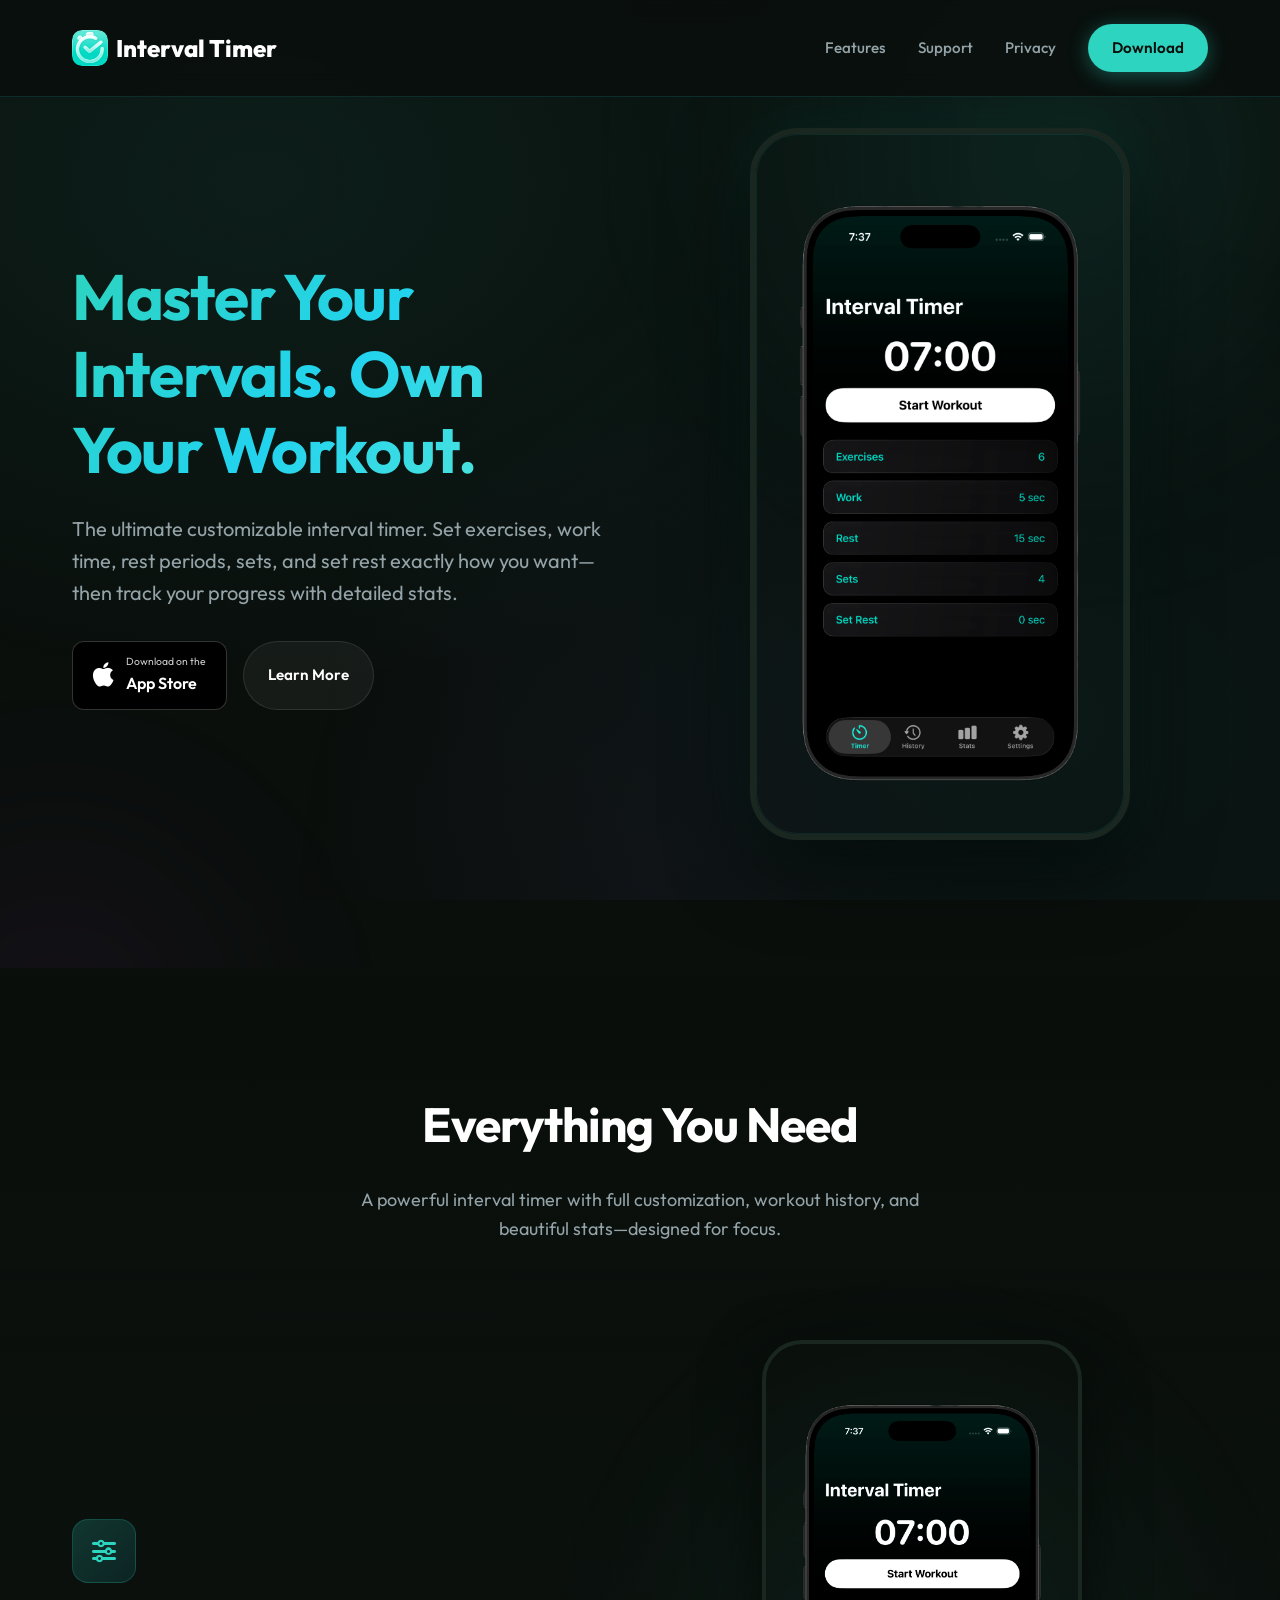
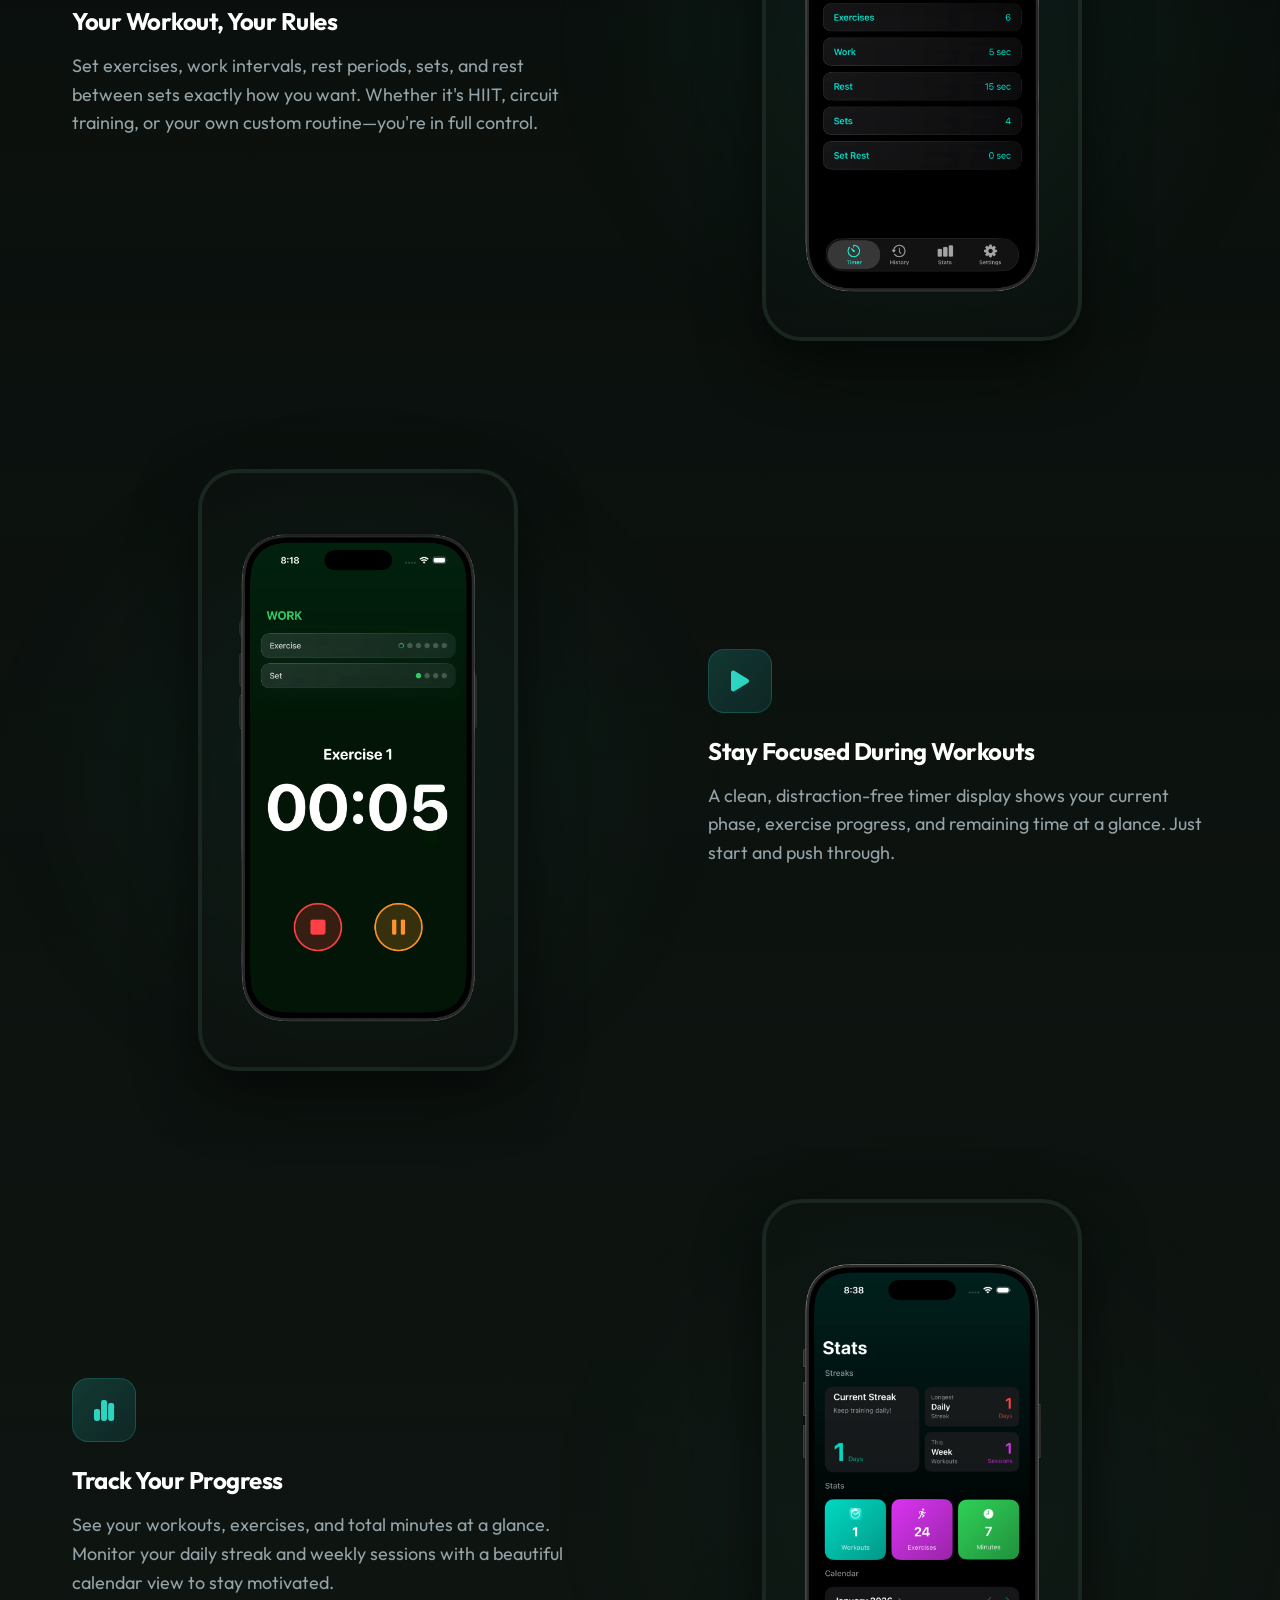
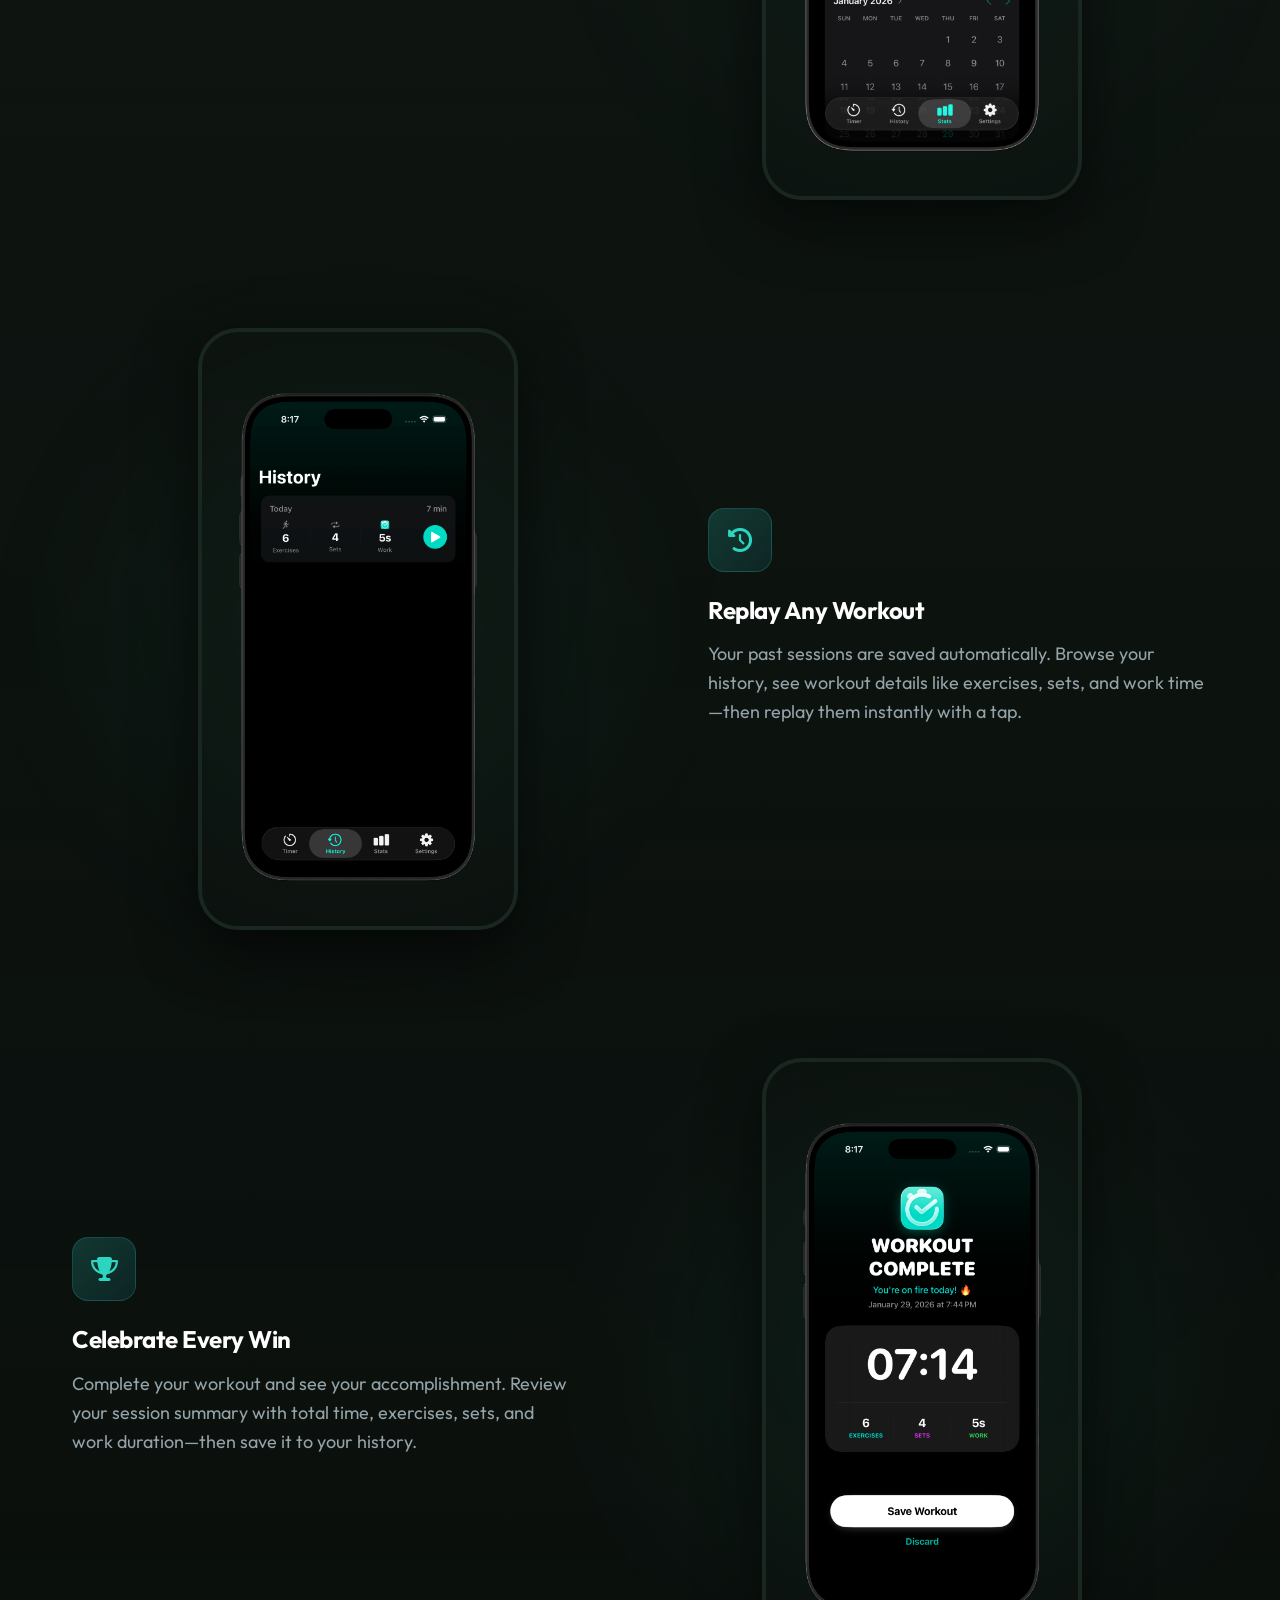
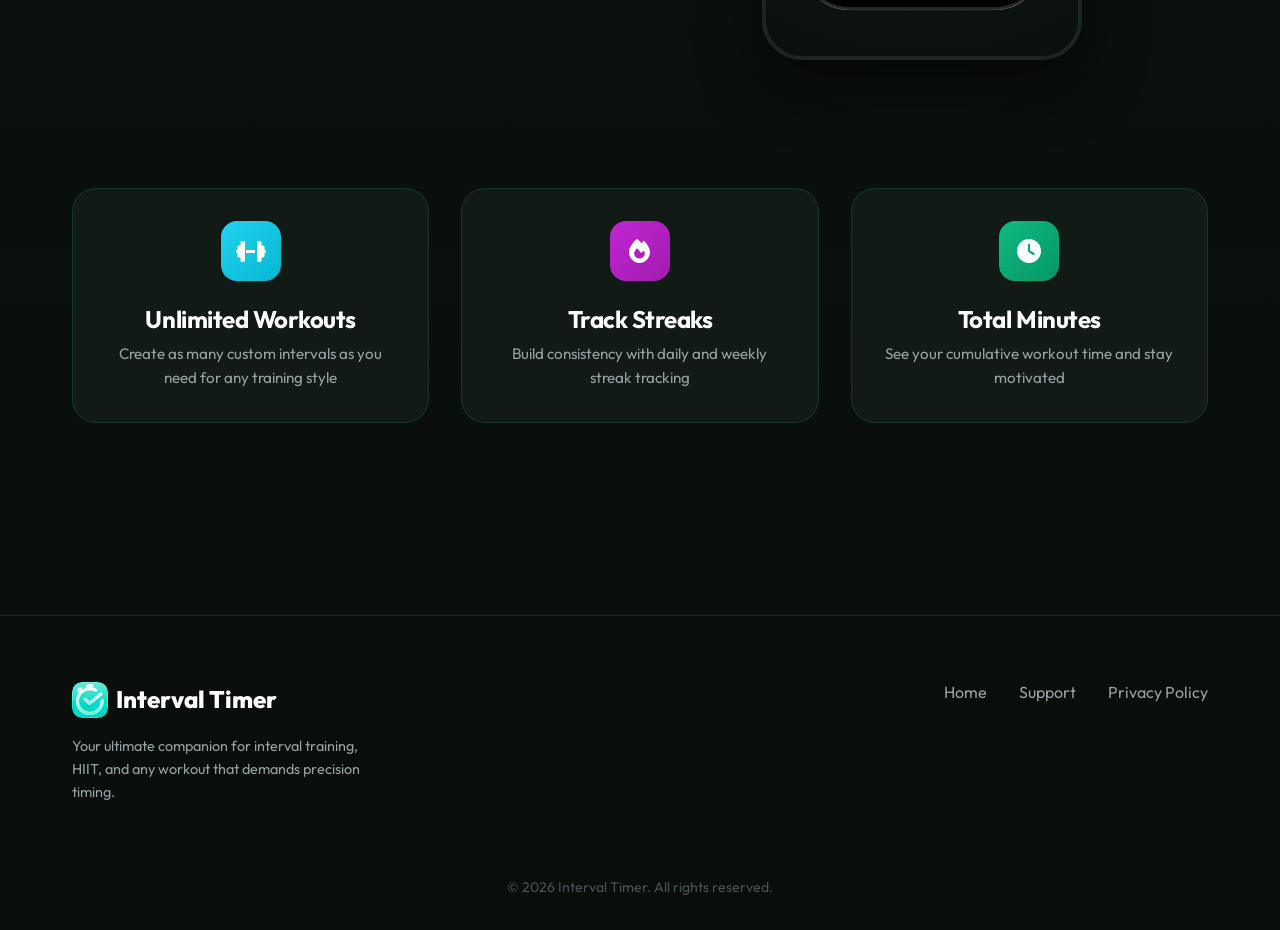
<file: index.html>
<!DOCTYPE html>
<html lang="en">

<head>
    <meta charset="UTF-8">
    <meta name="viewport" content="width=device-width, initial-scale=1.0">
    <title>Interval Timer - Customizable Workout Timer</title>
    <meta name="description"
        content="The ultimate customizable interval timer for any workout. Set exercises, work time, rest periods, sets, and more. Track your progress and crush your fitness goals.">
    <link rel="stylesheet" href="style.css">
    <link rel="preconnect" href="https://fonts.googleapis.com">
    <link rel="preconnect" href="https://fonts.gstatic.com" crossorigin>
    <link href="https://fonts.googleapis.com/css2?family=Outfit:wght@400;500;600;700;800&display=swap" rel="stylesheet">
    <link rel="stylesheet" href="https://cdnjs.cloudflare.com/ajax/libs/font-awesome/6.4.0/css/all.min.css">
    <link rel="icon" type="image/png" href="images/icon.png">
</head>

<body>

    <nav>
        <div class="container nav-content">
            <a href="index.html" class="logo">
                <img src="images/icon.png" alt="Interval Timer Icon" class="logo-icon"> Interval Timer
            </a>
            <div class="nav-links">
                <a href="#features" class="nav-link">Features</a>
                <a href="support.html" class="nav-link">Support</a>
                <a href="privacy.html" class="nav-link">Privacy</a>
                <a href="https://apps.apple.com/app/interval-timer-hiit-workouts/id6740073612" class="btn btn-primary">Download</a>
            </div>
        </div>
    </nav>

    <main>
        <section class="hero">
            <div class="container hero-content">
                <div class="hero-text">
                    <h1>Master Your Intervals. Own Your Workout.</h1>
                    <p>The ultimate customizable interval timer. Set exercises, work time, rest periods, sets, and set rest exactly how you want—then track your progress with detailed stats.</p>
                    <div class="hero-buttons">
                        <a href="https://apps.apple.com/app/interval-timer-hiit-workouts/id6740073612" class="app-badge">
                            <i class="fa-brands fa-apple"></i>
                            <div class="app-badge-text">
                                <span>Download on the</span>
                                <span>App Store</span>
                            </div>
                        </a>
                        <a href="#features" class="btn btn-glass">Learn More</a>
                    </div>
                </div>
                <div class="hero-image">
                    <img src="images/hero_mockup.png" alt="Interval Timer App Interface" class="hero-phone-img">
                </div>
            </div>
        </section>

        <section id="features">
            <div class="container">
                <div style="text-align: center; max-width: 600px; margin: 0 auto 6rem;">
                    <h2>Everything You Need</h2>
                    <p>A powerful interval timer with full customization, workout history, and beautiful stats—designed for focus.</p>
                </div>

                <!-- Feature 1: Customization -->
                <div class="feature-row">
                    <div class="feature-text">
                        <div class="feature-icon">
                            <i class="fa-solid fa-sliders"></i>
                        </div>
                        <h3>Your Workout, Your Rules</h3>
                        <p>Set exercises, work intervals, rest periods, sets, and rest between sets exactly how you want. Whether it's HIIT, circuit training, or your own custom routine—you're in full control.</p>
                    </div>
                    <div class="feature-visual">
                        <img src="images/customize.png" alt="Customization Screen" class="feature-img">
                    </div>
                </div>

                <!-- Feature 2: Active Timer (Reversed) -->
                <div class="feature-row reverse">
                    <div class="feature-text">
                        <div class="feature-icon">
                            <i class="fa-solid fa-play"></i>
                        </div>
                        <h3>Stay Focused During Workouts</h3>
                        <p>A clean, distraction-free timer display shows your current phase, exercise progress, and remaining time at a glance. Just start and push through.</p>
                    </div>
                    <div class="feature-visual">
                        <img src="images/timer.png" alt="Active Timer Screen" class="feature-img">
                    </div>
                </div>

                <!-- Feature 3: Stats -->
                <div class="feature-row">
                    <div class="feature-text">
                        <div class="feature-icon">
                            <i class="fa-solid fa-chart-simple"></i>
                        </div>
                        <h3>Track Your Progress</h3>
                        <p>See your workouts, exercises, and total minutes at a glance. Monitor your daily streak and weekly sessions with a beautiful calendar view to stay motivated.</p>
                    </div>
                    <div class="feature-visual">
                        <img src="images/stats.png" alt="Stats Screen" class="feature-img">
                    </div>
                </div>

                <!-- Feature 4: History (Reversed) -->
                <div class="feature-row reverse">
                    <div class="feature-text">
                        <div class="feature-icon">
                            <i class="fa-solid fa-clock-rotate-left"></i>
                        </div>
                        <h3>Replay Any Workout</h3>
                        <p>Your past sessions are saved automatically. Browse your history, see workout details like exercises, sets, and work time—then replay them instantly with a tap.</p>
                    </div>
                    <div class="feature-visual">
                        <img src="images/history.png" alt="History Screen" class="feature-img">
                    </div>
                </div>

                <!-- Feature 5: Completion -->
                <div class="feature-row">
                    <div class="feature-text">
                        <div class="feature-icon">
                            <i class="fa-solid fa-trophy"></i>
                        </div>
                        <h3>Celebrate Every Win</h3>
                        <p>Complete your workout and see your accomplishment. Review your session summary with total time, exercises, sets, and work duration—then save it to your history.</p>
                    </div>
                    <div class="feature-visual">
                        <img src="images/complete.png" alt="Workout Complete Screen" class="feature-img">
                    </div>
                </div>

                <!-- Stats Cards -->
                <div class="stats-grid">
                    <div class="stat-card">
                        <div class="icon">
                            <i class="fa-solid fa-dumbbell"></i>
                        </div>
                        <h3>Unlimited Workouts</h3>
                        <p>Create as many custom intervals as you need for any training style</p>
                    </div>
                    <div class="stat-card">
                        <div class="icon">
                            <i class="fa-solid fa-fire"></i>
                        </div>
                        <h3>Track Streaks</h3>
                        <p>Build consistency with daily and weekly streak tracking</p>
                    </div>
                    <div class="stat-card">
                        <div class="icon">
                            <i class="fa-solid fa-clock"></i>
                        </div>
                        <h3>Total Minutes</h3>
                        <p>See your cumulative workout time and stay motivated</p>
                    </div>
                </div>

            </div>
        </section>
    </main>

    <footer>
        <div class="container">
            <div class="footer-content">
                <div>
                    <div class="logo" style="margin-bottom: 1rem;">
                        <img src="images/icon.png" alt="Interval Timer Icon" class="logo-icon"> Interval Timer
                    </div>
                    <p style="max-width: 300px; font-size: 0.9rem;">
                        Your ultimate companion for interval training, HIIT, and any workout that demands precision timing.
                    </p>
                </div>
                <div class="footer-links">
                    <a href="index.html" class="footer-link">Home</a>
                    <a href="support.html" class="footer-link">Support</a>
                    <a href="privacy.html" class="footer-link">Privacy Policy</a>
                </div>
            </div>
            <div class="copyright">
                &copy; 2026 Interval Timer. All rights reserved.
            </div>
        </div>
    </footer>

</body>

</html>
</file>
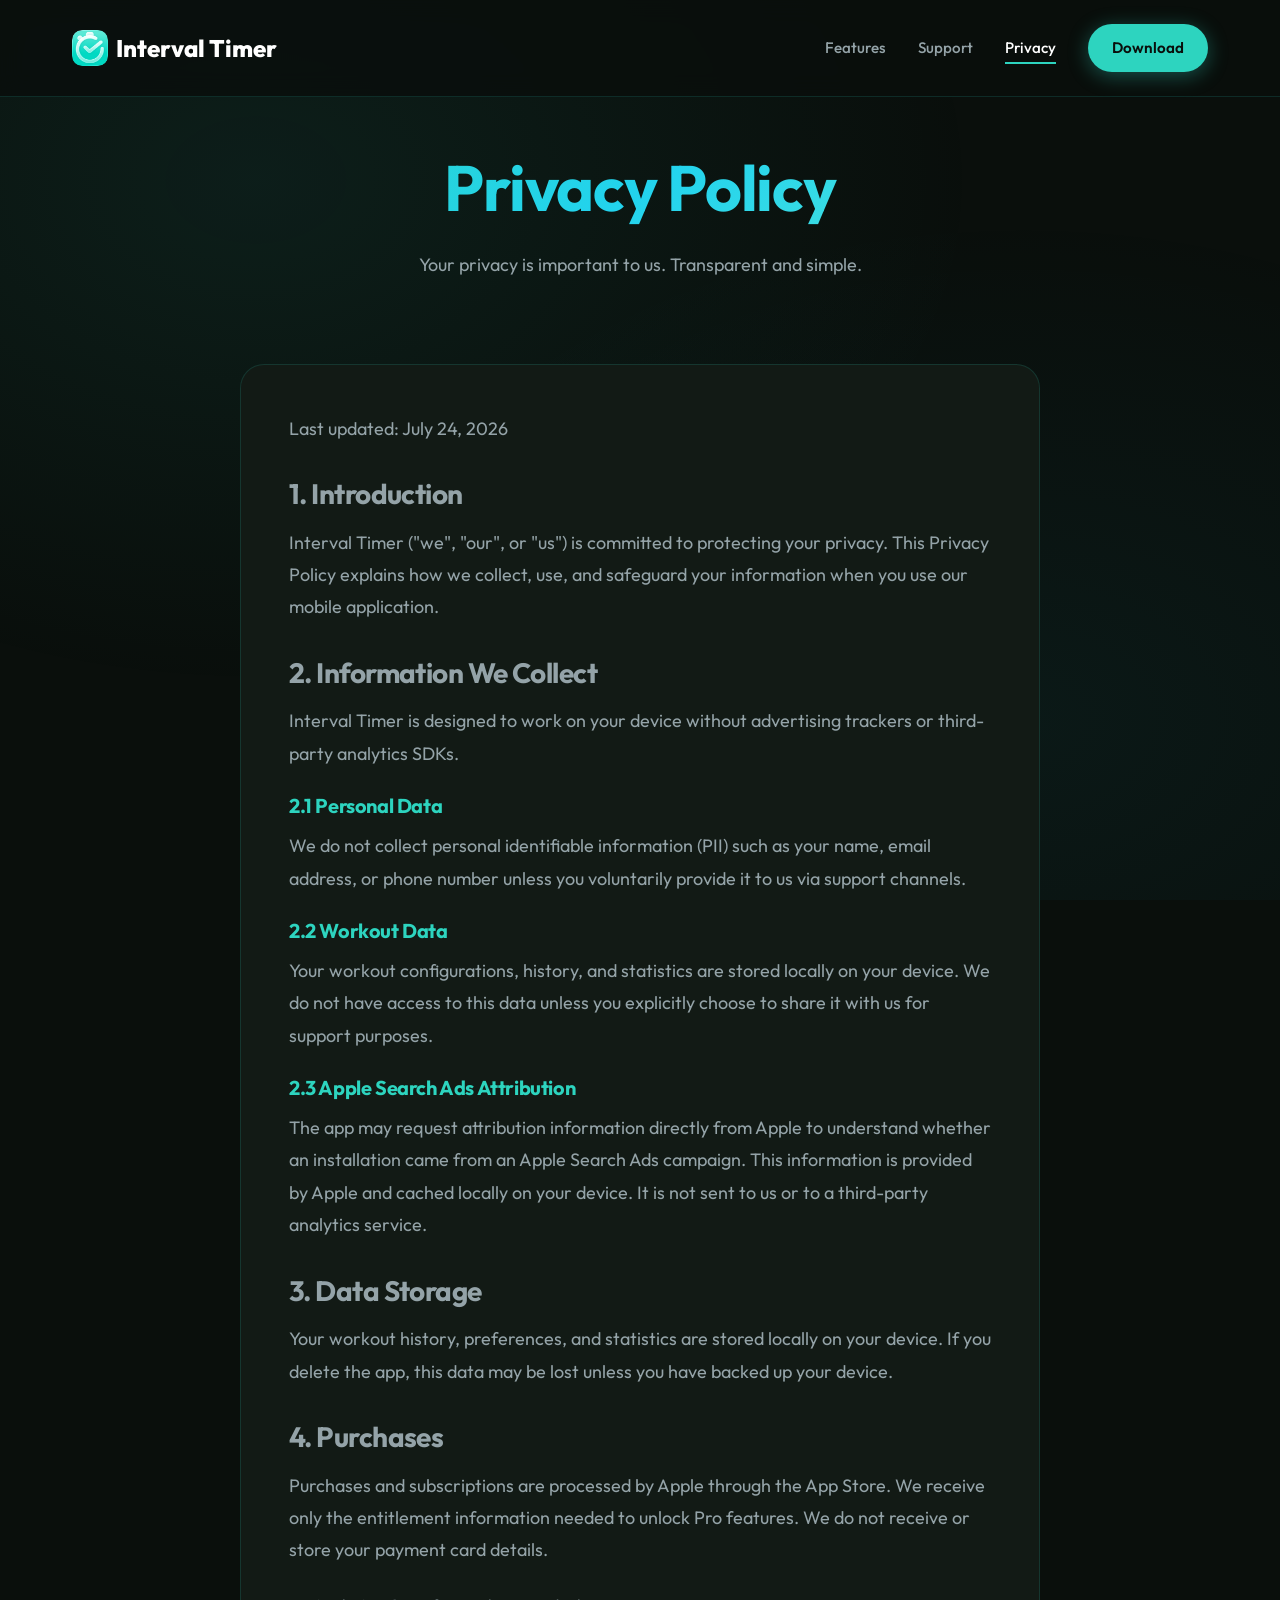
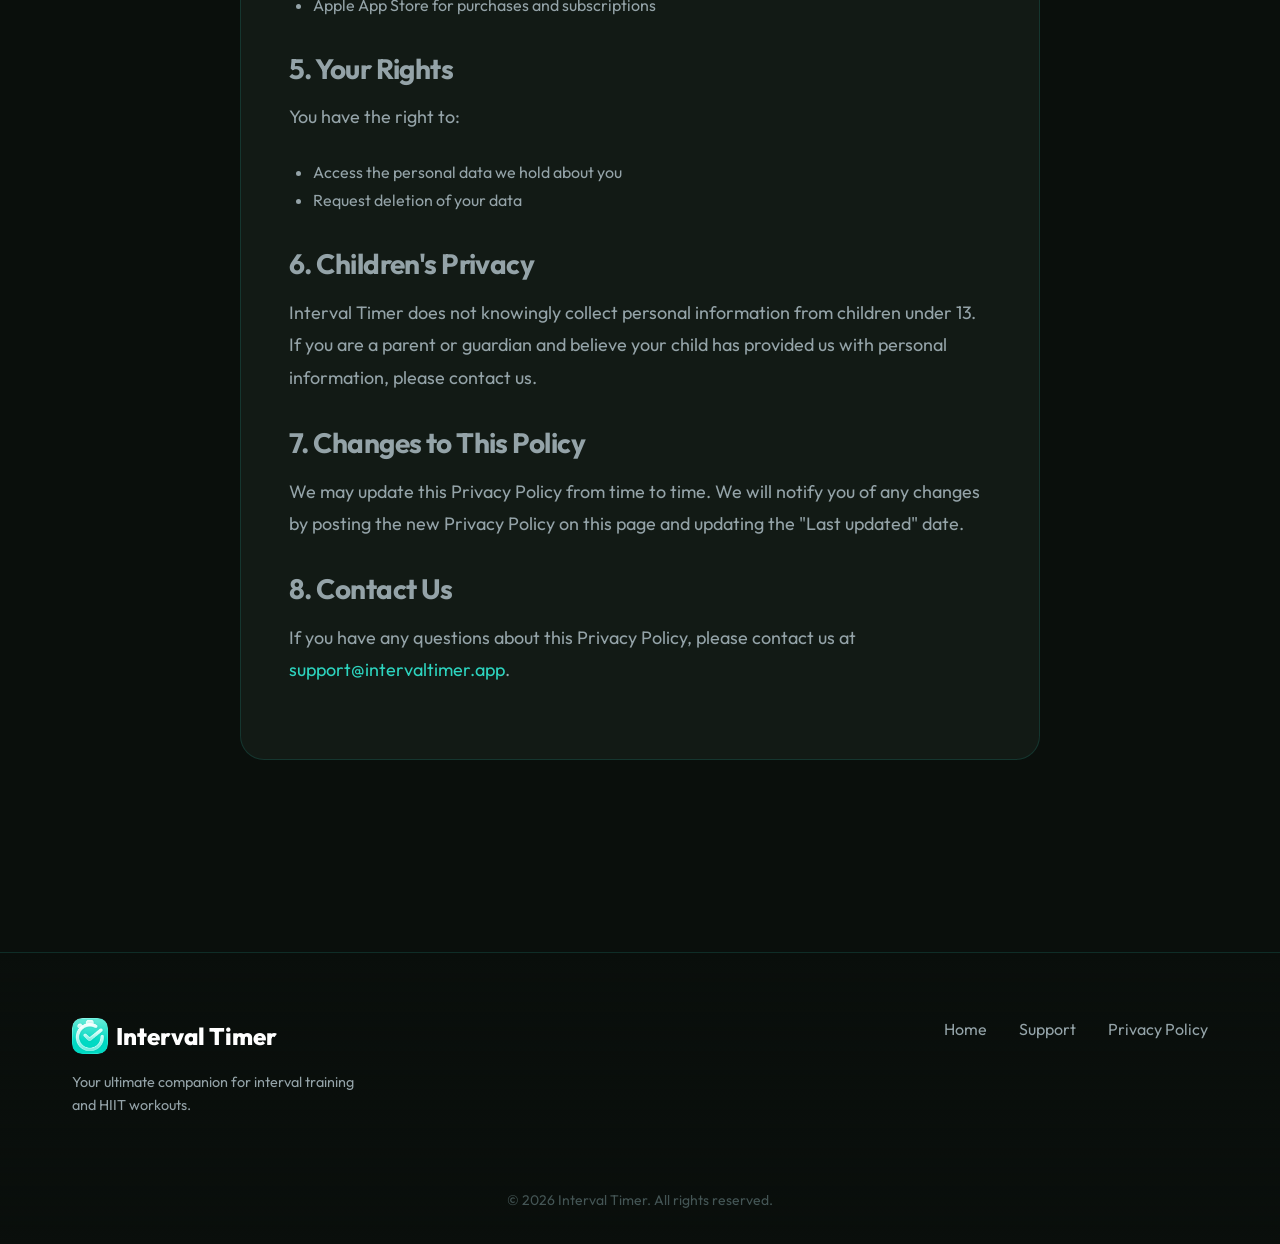
<file: privacy.html>
<!DOCTYPE html>
<html lang="en">

<head>
    <meta charset="UTF-8">
    <meta name="viewport" content="width=device-width, initial-scale=1.0">
    <title>Privacy Policy - Interval Timer</title>
    <meta name="description"
        content="Privacy Policy for Interval Timer app. Learn how we protect your data and respect your privacy.">
    <link rel="stylesheet" href="style.css">
    <link rel="preconnect" href="https://fonts.googleapis.com">
    <link rel="preconnect" href="https://fonts.gstatic.com" crossorigin>
    <link href="https://fonts.googleapis.com/css2?family=Outfit:wght@400;500;600;700;800&display=swap" rel="stylesheet">
    <link rel="stylesheet" href="https://cdnjs.cloudflare.com/ajax/libs/font-awesome/6.4.0/css/all.min.css">
    <link rel="icon" type="image/png" href="images/icon.png">
</head>

<body>

    <nav>
        <div class="container nav-content">
            <a href="index.html" class="logo">
                <img src="images/icon.png" alt="Interval Timer Icon" class="logo-icon"> Interval Timer
            </a>
            <div class="nav-links">
                <a href="index.html#features" class="nav-link">Features</a>
                <a href="support.html" class="nav-link">Support</a>
                <a href="privacy.html" class="nav-link active">Privacy</a>
                <a href="https://apps.apple.com/app/interval-timer-hiit-workouts/id6740073612"
                    class="btn btn-primary">Download</a>
            </div>
        </div>
    </nav>

    <main>
        <div class="container page-header">
            <h1>Privacy Policy</h1>
            <p>Your privacy is important to us. Transparent and simple.</p>
        </div>

        <div class="container" style="padding-bottom: 8rem;">
            <div class="content-wrapper">
                <div style="color: var(--text-secondary); line-height: 1.8;">
                    <p>Last updated: July 24, 2026</p>

                    <h2>1. Introduction</h2>
                    <p>Interval Timer ("we", "our", or "us") is committed to protecting your privacy. This Privacy
                        Policy
                        explains how we collect, use, and safeguard your information when you use our mobile
                        application.</p>

                    <h2>2. Information We Collect</h2>
                    <p>Interval Timer is designed to work on your device without advertising trackers or third-party
                        analytics SDKs.</p>

                    <h3>2.1 Personal Data</h3>
                    <p>We do not collect personal identifiable information (PII) such as your name, email address, or
                        phone number unless you voluntarily provide it to us via support channels.</p>

                    <h3>2.2 Workout Data</h3>
                    <p>Your workout configurations, history, and statistics are stored locally on your device. We do not
                        have access to this data unless you explicitly choose to share it with us for support purposes.
                    </p>

                    <h3>2.3 Apple Search Ads Attribution</h3>
                    <p>The app may request attribution information directly from Apple to understand whether an
                        installation came from an Apple Search Ads campaign. This information is provided by Apple and
                        cached locally on your device. It is not sent to us or to a third-party analytics service.</p>

                    <h2>3. Data Storage</h2>
                    <p>Your workout history, preferences, and statistics are stored locally on your device. If you
                        delete the app,
                        this data may be lost unless you have backed up your device.</p>

                    <h2>4. Purchases</h2>
                    <p>Purchases and subscriptions are processed by Apple through the App Store. We receive only the
                        entitlement information needed to unlock Pro features. We do not receive or store your payment
                        card details.</p>
                    <ul style="margin-left: 1.5rem; margin-bottom: 1.5rem;">
                        <li>Apple App Store for purchases and subscriptions</li>
                    </ul>

                    <h2>5. Your Rights</h2>
                    <p>You have the right to:</p>
                    <ul style="margin-left: 1.5rem; margin-bottom: 1.5rem;">
                        <li>Access the personal data we hold about you</li>
                        <li>Request deletion of your data</li>
                    </ul>

                    <h2>6. Children's Privacy</h2>
                    <p>Interval Timer does not knowingly collect personal information from children under 13. If you are
                        a
                        parent or guardian and believe your child has provided us with personal information, please
                        contact us.</p>

                    <h2>7. Changes to This Policy</h2>
                    <p>We may update this Privacy Policy from time to time. We will notify you of any changes by posting
                        the new Privacy Policy on this page and updating the "Last updated" date.</p>

                    <h2>8. Contact Us</h2>
                    <p>If you have any questions about this Privacy Policy, please contact us at
                        <a href="mailto:support@intervaltimer.app"
                            style="color: var(--primary-color);">support@intervaltimer.app</a>.
                    </p>
                </div>
            </div>
        </div>
    </main>

    <footer>
        <div class="container">
            <div class="footer-content">
                <div>
                    <div class="logo" style="margin-bottom: 1rem;">
                        <img src="images/icon.png" alt="Interval Timer Icon" class="logo-icon"> Interval Timer
                    </div>
                    <p style="max-width: 300px; font-size: 0.9rem;">
                        Your ultimate companion for interval training and HIIT workouts.
                    </p>
                </div>
                <div class="footer-links">
                    <a href="index.html" class="footer-link">Home</a>
                    <a href="support.html" class="footer-link">Support</a>
                    <a href="privacy.html" class="footer-link">Privacy Policy</a>
                </div>
            </div>
            <div class="copyright">
                &copy; 2026 Interval Timer. All rights reserved.
            </div>
        </div>
    </footer>

</body>

</html>
</file>
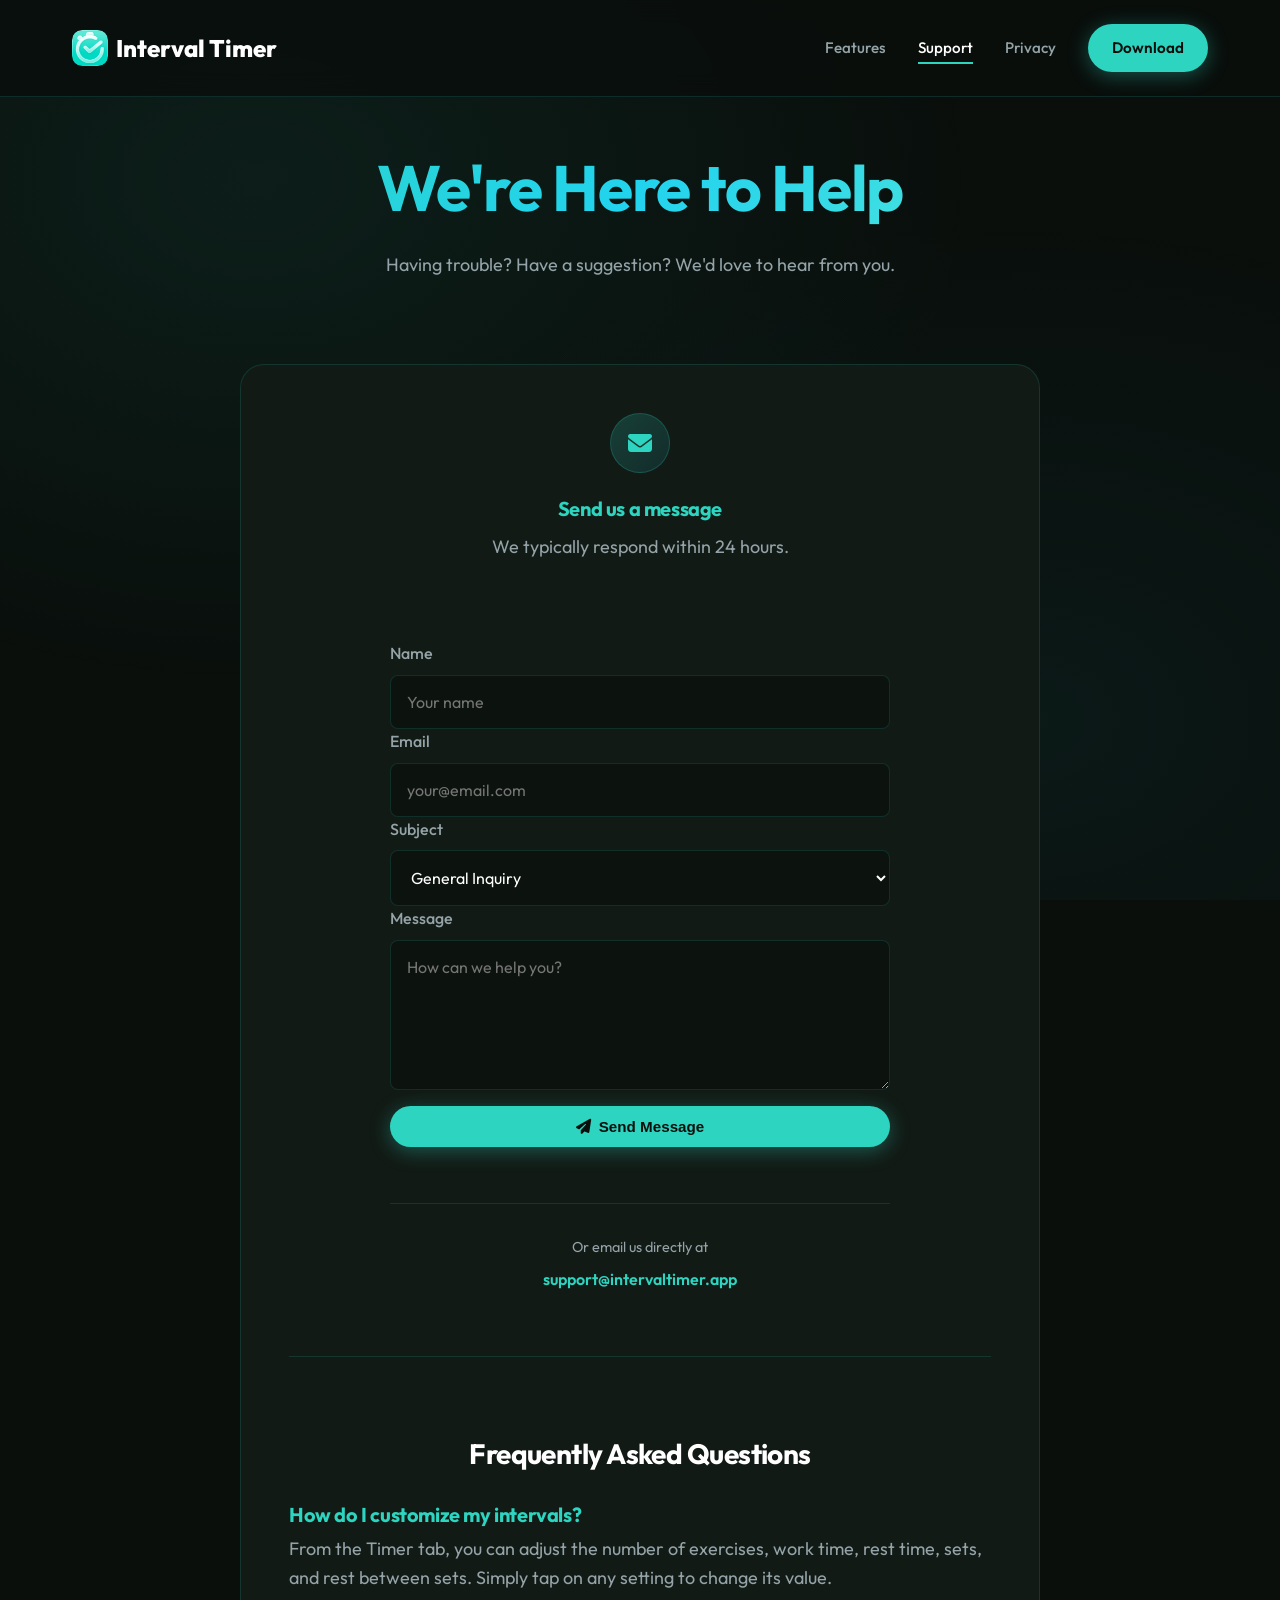
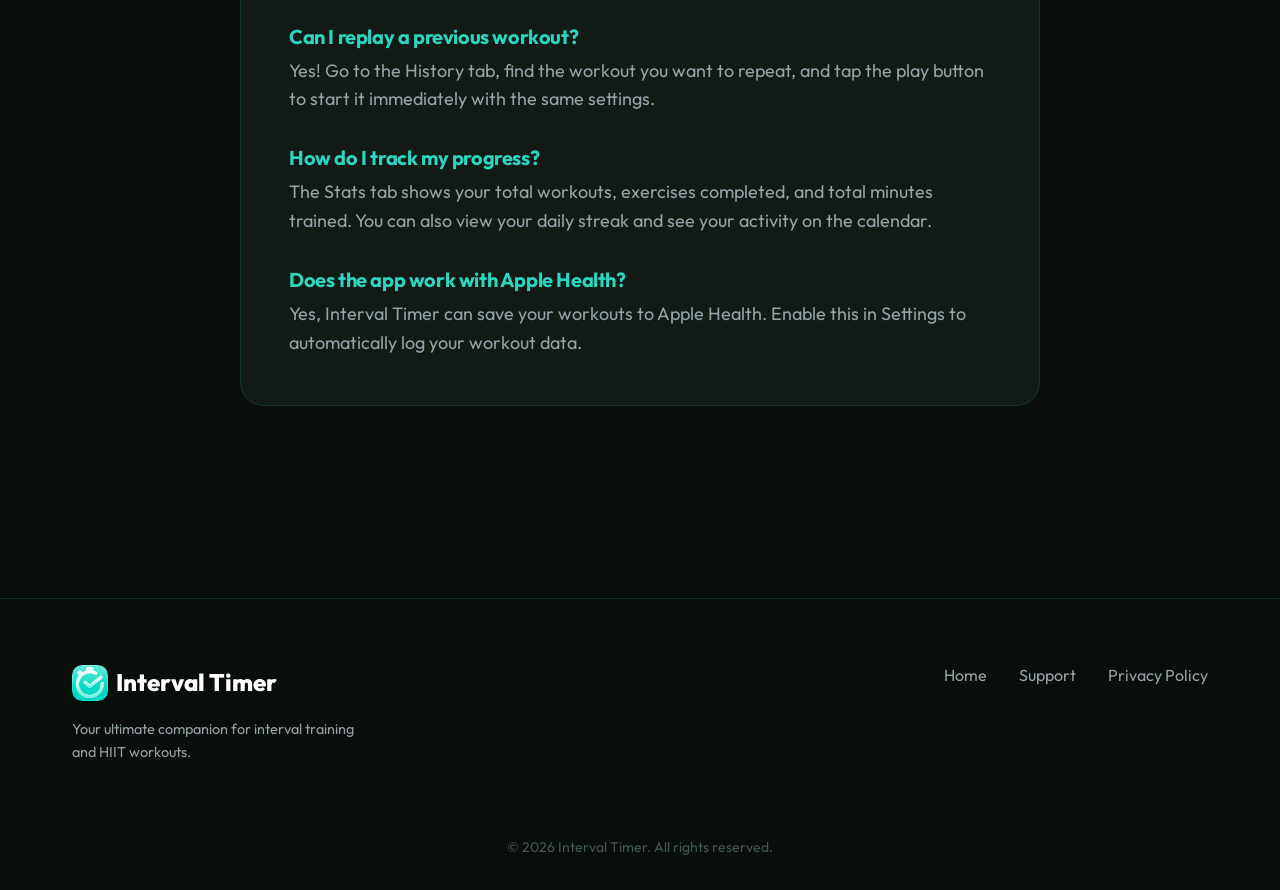
<file: support.html>
<!DOCTYPE html>
<html lang="en">

<head>
    <meta charset="UTF-8">
    <meta name="viewport" content="width=device-width, initial-scale=1.0">
    <title>Support - Interval Timer</title>
    <meta name="description"
        content="Get help with Interval Timer. Contact us for support, bug reports, or feature requests.">
    <link rel="stylesheet" href="style.css">
    <link rel="preconnect" href="https://fonts.googleapis.com">
    <link rel="preconnect" href="https://fonts.gstatic.com" crossorigin>
    <link href="https://fonts.googleapis.com/css2?family=Outfit:wght@400;500;600;700;800&display=swap" rel="stylesheet">
    <link rel="stylesheet" href="https://cdnjs.cloudflare.com/ajax/libs/font-awesome/6.4.0/css/all.min.css">
    <link rel="icon" type="image/png" href="images/icon.png">
</head>

<body>

    <nav>
        <div class="container nav-content">
            <a href="index.html" class="logo">
                <img src="images/icon.png" alt="Interval Timer Icon" class="logo-icon"> Interval Timer
            </a>
            <div class="nav-links">
                <a href="index.html#features" class="nav-link">Features</a>
                <a href="support.html" class="nav-link active">Support</a>
                <a href="privacy.html" class="nav-link">Privacy</a>
                <a href="https://apps.apple.com/app/interval-timer-hiit-workouts/id6740073612"
                    class="btn btn-primary">Download</a>
            </div>
        </div>
    </nav>

    <main>
        <div class="container page-header">
            <h1>We're Here to Help</h1>
            <p>Having trouble? Have a suggestion? We'd love to hear from you.</p>
        </div>

        <div class="container" style="padding-bottom: 8rem;">
            <div class="content-wrapper">
                <div class="contact-form">
                    <div style="text-align: center; margin-bottom: 2rem;">
                        <div
                            style="width: 60px; height: 60px; background: linear-gradient(135deg, rgba(45, 212, 191, 0.2) 0%, rgba(34, 211, 238, 0.1) 100%); border-radius: 50%; display: flex; align-items: center; justify-content: center; margin: 0 auto 1rem; color: var(--primary-color); font-size: 1.5rem; border: 1px solid rgba(45, 212, 191, 0.2);">
                            <i class="fa-solid fa-envelope"></i>
                        </div>
                        <h3>Send us a message</h3>
                        <p>We typically respond within 24 hours.</p>
                    </div>

                    <form action="mailto:support@intervaltimer.app" method="post" enctype="text/plain">
                        <div class="form-group">
                            <label class="form-label">Name</label>
                            <input type="text" name="name" class="form-input" placeholder="Your name" required>
                        </div>

                        <div class="form-group">
                            <label class="form-label">Email</label>
                            <input type="email" name="email" class="form-input" placeholder="your@email.com" required>
                        </div>

                        <div class="form-group">
                            <label class="form-label">Subject</label>
                            <select name="subject" class="form-input">
                                <option>General Inquiry</option>
                                <option>Bug Report</option>
                                <option>Feature Request</option>
                                <option>Subscription Issue</option>
                                <option>Other</option>
                            </select>
                        </div>

                        <div class="form-group">
                            <label class="form-label">Message</label>
                            <textarea name="message" class="form-input" placeholder="How can we help you?"
                                required></textarea>
                        </div>

                        <button type="submit" class="btn btn-primary" style="width: 100%; margin-top: 1rem;">
                            <i class="fa-solid fa-paper-plane" style="margin-right: 8px;"></i> Send Message
                        </button>
                    </form>

                    <div
                        style="margin-top: 2rem; border-top: 1px solid var(--glass-border); padding-top: 2rem; text-align: center;">
                        <p style="margin-bottom: 0.5rem; font-size: 0.9rem;">Or email us directly at</p>
                        <a href="mailto:support@intervaltimer.app"
                            style="color: var(--primary-color); font-weight: 600;">
                            support@intervaltimer.app
                        </a>
                    </div>
                </div>

                <!-- FAQ Section -->
                <div style="margin-top: 4rem; border-top: 1px solid var(--glass-border); padding-top: 3rem;">
                    <h2 style="text-align: center; margin-bottom: 2rem;">Frequently Asked Questions</h2>

                    <div style="margin-bottom: 2rem;">
                        <h3 style="color: var(--primary-color); margin-bottom: 0.5rem;">How do I customize my intervals?
                        </h3>
                        <p style="margin-bottom: 0;">From the Timer tab, you can adjust the number of exercises, work
                            time, rest time, sets, and rest between sets. Simply tap on any setting to change its value.
                        </p>
                    </div>

                    <div style="margin-bottom: 2rem;">
                        <h3 style="color: var(--primary-color); margin-bottom: 0.5rem;">Can I replay a previous workout?
                        </h3>
                        <p style="margin-bottom: 0;">Yes! Go to the History tab, find the workout you want to repeat,
                            and tap the play button to start it immediately with the same settings.</p>
                    </div>

                    <div style="margin-bottom: 2rem;">
                        <h3 style="color: var(--primary-color); margin-bottom: 0.5rem;">How do I track my progress?</h3>
                        <p style="margin-bottom: 0;">The Stats tab shows your total workouts, exercises completed, and
                            total minutes trained. You can also view your daily streak and see your activity on the
                            calendar.</p>
                    </div>

                    <div>
                        <h3 style="color: var(--primary-color); margin-bottom: 0.5rem;">Does the app work with Apple
                            Health?</h3>
                        <p style="margin-bottom: 0;">Yes, Interval Timer can save your workouts to Apple Health. Enable
                            this in Settings to automatically log your workout data.</p>
                    </div>
                </div>
            </div>
        </div>
    </main>

    <footer>
        <div class="container">
            <div class="footer-content">
                <div>
                    <div class="logo" style="margin-bottom: 1rem;">
                        <img src="images/icon.png" alt="Interval Timer Icon" class="logo-icon"> Interval Timer
                    </div>
                    <p style="max-width: 300px; font-size: 0.9rem;">
                        Your ultimate companion for interval training and HIIT workouts.
                    </p>
                </div>
                <div class="footer-links">
                    <a href="index.html" class="footer-link">Home</a>
                    <a href="support.html" class="footer-link">Support</a>
                    <a href="privacy.html" class="footer-link">Privacy Policy</a>
                </div>
            </div>
            <div class="copyright">
                &copy; 2026 Interval Timer. All rights reserved.
            </div>
        </div>
    </footer>

</body>

</html>
</file>
<file: style.css>
:root {
    --bg-color: #0a0f0c;
    --surface-color: #121a15;
    --surface-hover: #1a2620;
    --primary-color: #2DD4BF;
    --primary-hover: #5EEAD4;
    --secondary-cyan: #22D3EE;
    --accent-magenta: #C026D3;
    --accent-green: #10B981;
    --text-primary: #ffffff;
    --text-secondary: #94a3a8;
    --accent-gradient: linear-gradient(135deg, #2DD4BF 0%, #22D3EE 50%, #5EEAD4 100%);
    --glass-bg: rgba(18, 26, 21, 0.8);
    --glass-border: rgba(45, 212, 191, 0.15);
    --radius-lg: 24px;
    --radius-md: 16px;
    --radius-sm: 8px;
    --font-main: 'Outfit', -apple-system, BlinkMacSystemFont, sans-serif;
    --container-width: 1200px;
    --transition: all 0.3s cubic-bezier(0.4, 0, 0.2, 1);
}

* {
    margin: 0;
    padding: 0;
    box-sizing: border-box;
}

body {
    background-color: var(--bg-color);
    color: var(--text-primary);
    font-family: var(--font-main);
    line-height: 1.6;
    overflow-x: hidden;
    -webkit-font-smoothing: antialiased;
}

/* Subtle teal gradient background */
body::before {
    content: '';
    position: fixed;
    top: 0;
    left: 0;
    right: 0;
    bottom: 0;
    background: 
        radial-gradient(ellipse at 20% 20%, rgba(45, 212, 191, 0.08) 0%, transparent 50%),
        radial-gradient(ellipse at 80% 80%, rgba(34, 211, 238, 0.05) 0%, transparent 50%),
        radial-gradient(ellipse at 50% 100%, rgba(192, 38, 211, 0.03) 0%, transparent 40%);
    z-index: -1;
    pointer-events: none;
}

/* Typography */
h1,
h2,
h3,
h4,
h5,
h6 {
    line-height: 1.2;
    font-weight: 700;
    letter-spacing: -0.02em;
}

h1 {
    font-size: clamp(3rem, 5vw, 4.5rem);
    background: var(--accent-gradient);
    background-clip: text;
    -webkit-background-clip: text;
    -webkit-text-fill-color: transparent;
    margin-bottom: 1.5rem;
}

h2 {
    font-size: clamp(2rem, 4vw, 3rem);
    margin-bottom: 2rem;
}

h3 {
    font-size: 1.5rem;
    margin-bottom: 1rem;
}

p {
    color: var(--text-secondary);
    font-size: 1.125rem;
    margin-bottom: 1.5rem;
}

a {
    text-decoration: none;
    color: inherit;
    transition: var(--transition);
}

/* Layout */
.container {
    max-width: var(--container-width);
    margin: 0 auto;
    padding: 0 2rem;
}

/* Navigation */
nav {
    position: fixed;
    top: 0;
    left: 0;
    right: 0;
    padding: 1.5rem 0;
    z-index: 100;
    backdrop-filter: blur(12px);
    -webkit-backdrop-filter: blur(12px);
    border-bottom: 1px solid var(--glass-border);
    background: rgba(10, 15, 12, 0.85);
}

.nav-content {
    display: flex;
    justify-content: space-between;
    align-items: center;
}

.logo {
    font-size: 1.5rem;
    font-weight: 800;
    color: var(--text-primary);
    display: flex;
    align-items: center;
    gap: 0.5rem;
}

.logo i {
    color: var(--primary-color);
}

.logo-icon {
    width: 36px;
    height: 36px;
    border-radius: 10px;
    object-fit: cover;
}

.nav-links {
    display: flex;
    gap: 2rem;
    align-items: center;
}

.nav-link {
    color: var(--text-secondary);
    font-weight: 500;
    font-size: 0.95rem;
    position: relative;
}

.nav-link::after {
    content: '';
    position: absolute;
    bottom: -4px;
    left: 0;
    width: 0;
    height: 2px;
    background: var(--primary-color);
    transition: var(--transition);
}

.nav-link:hover::after,
.nav-link.active::after {
    width: 100%;
}

.nav-link:hover,
.nav-link.active {
    color: var(--text-primary);
}

/* Buttons */
.btn {
    display: inline-flex;
    align-items: center;
    justify-content: center;
    padding: 0.75rem 1.5rem;
    border-radius: 100px;
    font-weight: 600;
    background: var(--surface-color);
    border: 1px solid var(--glass-border);
    color: var(--text-primary);
    cursor: pointer;
    font-size: 0.95rem;
}

.btn-primary {
    background: var(--primary-color);
    color: #0a0f0c;
    border: none;
    box-shadow: 0 4px 20px rgba(45, 212, 191, 0.35);
}

.btn-primary:hover {
    background: var(--primary-hover);
    transform: translateY(-2px);
    box-shadow: 0 8px 30px rgba(45, 212, 191, 0.45);
}

.btn-glass {
    background: rgba(255, 255, 255, 0.05);
    border: 1px solid rgba(255, 255, 255, 0.1);
}

.btn-glass:hover {
    background: rgba(255, 255, 255, 0.1);
    border-color: rgba(45, 212, 191, 0.3);
}

/* Sections */
section {
    padding: 8rem 0;
}

/* Hero */
.hero {
    min-height: 100vh;
    display: flex;
    align-items: center;
    position: relative;
    overflow: hidden;
}

.hero::before {
    content: '';
    position: absolute;
    top: -20%;
    right: -10%;
    width: 700px;
    height: 700px;
    background: radial-gradient(circle, rgba(45, 212, 191, 0.15) 0%, transparent 70%);
    filter: blur(100px);
    z-index: -1;
    animation: pulse 8s ease-in-out infinite;
}

.hero::after {
    content: '';
    position: absolute;
    bottom: -30%;
    left: -15%;
    width: 500px;
    height: 500px;
    background: radial-gradient(circle, rgba(192, 38, 211, 0.08) 0%, transparent 70%);
    filter: blur(80px);
    z-index: -1;
}

@keyframes pulse {
    0%, 100% { opacity: 1; transform: scale(1); }
    50% { opacity: 0.7; transform: scale(1.1); }
}

.hero-content {
    display: grid;
    grid-template-columns: 1fr 1fr;
    gap: 4rem;
    align-items: center;
}

.hero-text {
    max-width: 600px;
}

.hero-text p {
    font-size: 1.25rem;
}

.hero-buttons {
    display: flex;
    gap: 1rem;
    margin-top: 2rem;
}

.hero-image {
    position: relative;
}

/* App Store Badge */
.app-badge {
    display: inline-flex;
    align-items: center;
    gap: 0.75rem;
    background: #000;
    color: #fff;
    padding: 0.75rem 1.25rem;
    border-radius: 12px;
    border: 1px solid rgba(255, 255, 255, 0.2);
    transition: var(--transition);
}

.app-badge:hover {
    background: #1a1a1a;
    transform: translateY(-2px);
    box-shadow: 0 8px 30px rgba(0, 0, 0, 0.3);
}

.app-badge i {
    font-size: 1.75rem;
}

.app-badge-text {
    display: flex;
    flex-direction: column;
    text-align: left;
}

.app-badge-text span:first-child {
    font-size: 0.65rem;
    opacity: 0.8;
}

.app-badge-text span:last-child {
    font-size: 1rem;
    font-weight: 600;
}

/* Hero Phone */
.hero-phone-img {
    width: 100%;
    max-width: 380px;
    border-radius: 48px;
    border: 6px solid #1a2620;
    box-shadow: 
        0 25px 80px rgba(0, 0, 0, 0.7), 
        0 0 60px rgba(45, 212, 191, 0.1),
        inset 0 0 0 1px rgba(45, 212, 191, 0.1);
    display: block;
    margin: 0 auto;
    animation: float 6s ease-in-out infinite;
}

@keyframes float {
    0% { transform: translateY(0px); }
    50% { transform: translateY(-15px); }
    100% { transform: translateY(0px); }
}

/* Features */
#features {
    background: linear-gradient(180deg, transparent 0%, rgba(18, 26, 21, 0.5) 50%, transparent 100%);
}

.feature-row {
    display: flex;
    align-items: center;
    justify-content: space-between;
    gap: 4rem;
    margin-bottom: 8rem;
}

.feature-row:last-child {
    margin-bottom: 0;
}

.feature-row.reverse {
    flex-direction: row-reverse;
}

.feature-text {
    flex: 1;
    max-width: 500px;
}

.feature-icon {
    width: 64px;
    height: 64px;
    background: linear-gradient(135deg, rgba(45, 212, 191, 0.2) 0%, rgba(34, 211, 238, 0.1) 100%);
    border-radius: 16px;
    display: flex;
    align-items: center;
    justify-content: center;
    margin-bottom: 1.5rem;
    font-size: 1.5rem;
    color: var(--primary-color);
    border: 1px solid rgba(45, 212, 191, 0.2);
}

.feature-visual {
    flex: 1;
    display: flex;
    justify-content: center;
    position: relative;
}

.feature-visual::before {
    content: '';
    position: absolute;
    top: 50%;
    left: 50%;
    transform: translate(-50%, -50%);
    width: 120%;
    height: 120%;
    background: radial-gradient(circle, rgba(45, 212, 191, 0.08) 0%, transparent 70%);
    z-index: -1;
    filter: blur(40px);
}

.feature-img {
    width: 100%;
    max-width: 320px;
    border-radius: 40px;
    border: 4px solid #1a2620;
    box-shadow: 0 20px 60px rgba(0, 0, 0, 0.6);
    transition: var(--transition);
}

.feature-row:hover .feature-img {
    transform: translateY(-10px);
    box-shadow: 0 30px 80px rgba(45, 212, 191, 0.15);
    border-color: #2a3a30;
}

/* Stats Cards */
.stats-grid {
    display: grid;
    grid-template-columns: repeat(3, 1fr);
    gap: 2rem;
    margin-top: 4rem;
}

.stat-card {
    background: var(--surface-color);
    border: 1px solid var(--glass-border);
    border-radius: var(--radius-lg);
    padding: 2rem;
    text-align: center;
    transition: var(--transition);
}

.stat-card:hover {
    transform: translateY(-5px);
    border-color: var(--primary-color);
    box-shadow: 0 20px 40px rgba(45, 212, 191, 0.1);
}

.stat-card .icon {
    width: 60px;
    height: 60px;
    margin: 0 auto 1.5rem;
    border-radius: 16px;
    display: flex;
    align-items: center;
    justify-content: center;
    font-size: 1.5rem;
}

.stat-card:nth-child(1) .icon {
    background: linear-gradient(135deg, #22D3EE 0%, #06B6D4 100%);
}

.stat-card:nth-child(2) .icon {
    background: linear-gradient(135deg, #C026D3 0%, #A21CAF 100%);
}

.stat-card:nth-child(3) .icon {
    background: linear-gradient(135deg, #10B981 0%, #059669 100%);
}

.stat-card h3 {
    color: var(--text-primary);
    margin-bottom: 0.5rem;
}

.stat-card p {
    color: var(--text-secondary);
    font-size: 0.95rem;
    margin-bottom: 0;
}

/* Footer */
footer {
    border-top: 1px solid var(--glass-border);
    padding: 4rem 0 2rem;
    margin-top: 4rem;
    background: linear-gradient(180deg, transparent 0%, rgba(10, 15, 12, 1) 100%);
}

.footer-content {
    display: grid;
    grid-template-columns: 1fr auto;
    gap: 2rem;
    margin-bottom: 3rem;
}

.footer-links {
    display: flex;
    gap: 2rem;
}

.footer-link {
    color: var(--text-secondary);
}

.footer-link:hover {
    color: var(--primary-color);
}

.copyright {
    text-align: center;
    color: #445555;
    font-size: 0.875rem;
}

/* Pages (Privacy, Support) */
.page-header {
    padding-top: 150px;
    padding-bottom: 60px;
    text-align: center;
}

.content-wrapper {
    max-width: 800px;
    margin: 0 auto;
    background: var(--surface-color);
    padding: 3rem;
    border-radius: var(--radius-lg);
    border: 1px solid var(--glass-border);
}

.content-wrapper h2 {
    font-size: 1.75rem;
    margin-top: 2rem;
    margin-bottom: 1rem;
}

.content-wrapper h3 {
    font-size: 1.25rem;
    margin-top: 1.5rem;
    margin-bottom: 0.75rem;
    color: var(--primary-color);
}

/* Contact Form */
.contact-form {
    display: grid;
    gap: 1.5rem;
    max-width: 500px;
    margin: 0 auto;
}

.form-group {
    display: grid;
    gap: 0.5rem;
}

.form-label {
    font-weight: 500;
    color: var(--text-secondary);
}

.form-input {
    background: rgba(0, 0, 0, 0.3);
    border: 1px solid var(--glass-border);
    padding: 1rem;
    border-radius: var(--radius-sm);
    color: var(--text-primary);
    font-family: inherit;
    font-size: 1rem;
    transition: var(--transition);
}

.form-input:focus {
    outline: none;
    border-color: var(--primary-color);
    box-shadow: 0 0 0 3px rgba(45, 212, 191, 0.15);
}

textarea.form-input {
    min-height: 150px;
    resize: vertical;
}

/* Mobile Responsive */
@media (max-width: 768px) {
    h1 {
        font-size: 2.5rem;
    }

    .hero-content {
        grid-template-columns: 1fr;
        text-align: center;
    }

    .hero-buttons {
        justify-content: center;
        flex-wrap: wrap;
    }

    .hero-phone-img {
        max-width: 300px;
        margin-top: 3rem;
    }

    .nav-links {
        display: none;
    }

    .feature-row,
    .feature-row.reverse {
        flex-direction: column;
        text-align: center;
        gap: 3rem;
    }

    .feature-text {
        margin: 0 auto;
    }

    .feature-icon {
        margin: 0 auto 1.5rem;
    }

    .stats-grid {
        grid-template-columns: 1fr;
    }

    .footer-content {
        grid-template-columns: 1fr;
        text-align: center;
        gap: 2rem;
    }

    .footer-links {
        justify-content: center;
        flex-direction: column;
        gap: 1rem;
    }

    .content-wrapper {
        padding: 2rem 1.5rem;
    }
}

/* Mobile Menu Button (hidden by default, shown on mobile) */
.mobile-menu-btn {
    display: none;
    background: none;
    border: none;
    color: var(--text-primary);
    font-size: 1.5rem;
    cursor: pointer;
}

@media (max-width: 768px) {
    .mobile-menu-btn {
        display: block;
    }
}
</file>
